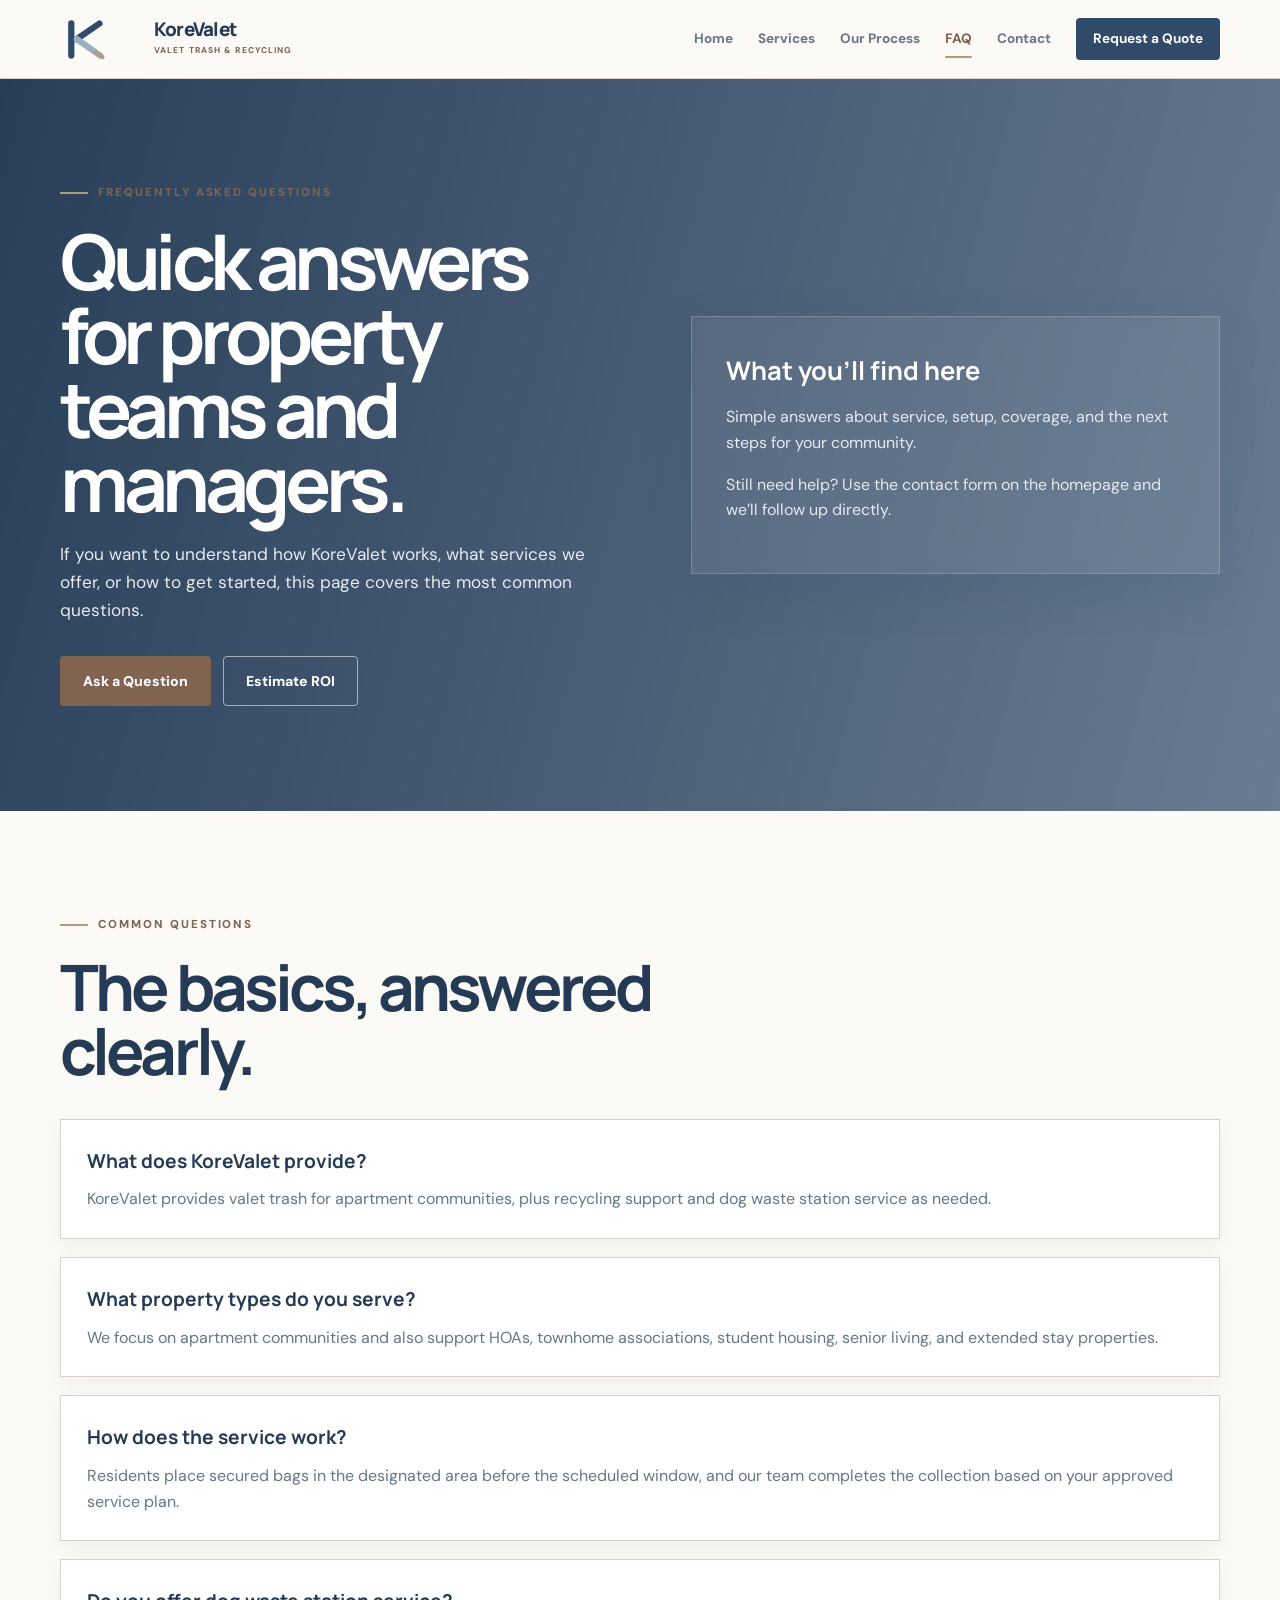
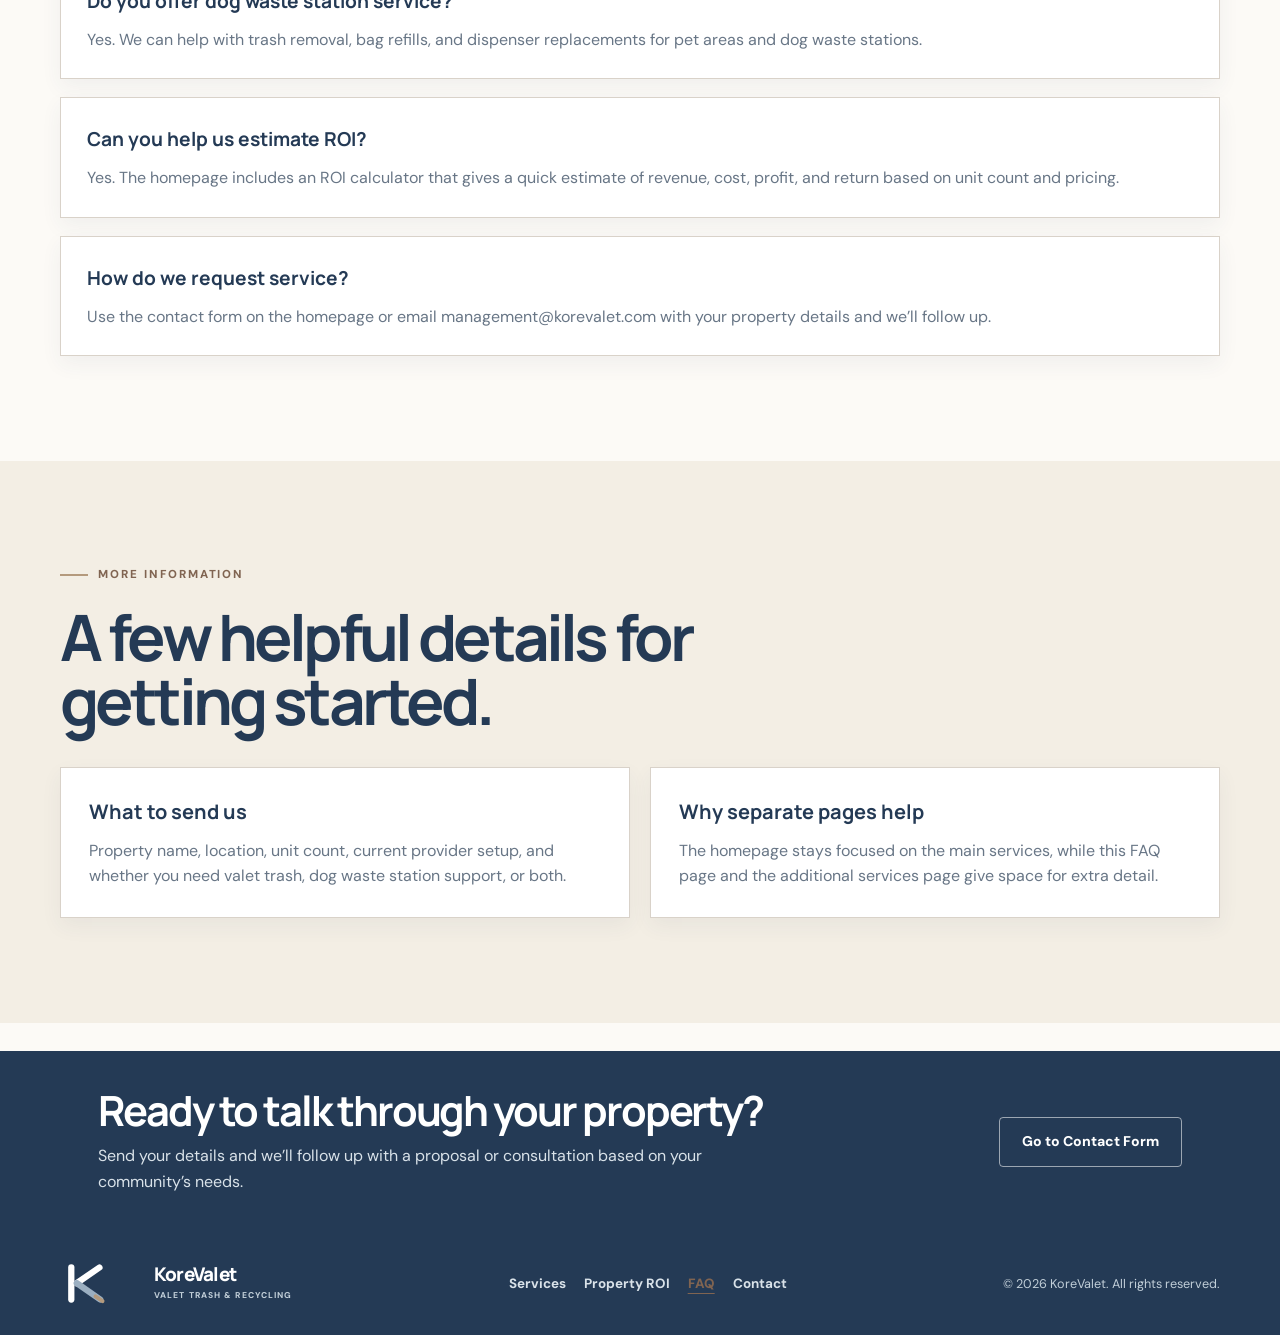
<file: faq.html>
<!DOCTYPE html>
<html lang="en">
<head>
  <meta charset="UTF-8">
  <meta name="viewport" content="width=device-width, initial-scale=1.0">
  <meta name="description" content="Frequently asked questions about KoreValet valet trash, recycling, dog waste station service, and community support in DFW.">
  <title>KoreValet | FAQ</title>

  <link rel="preconnect" href="https://fonts.googleapis.com">
  <link rel="preconnect" href="https://fonts.gstatic.com" crossorigin>
  <link href="https://fonts.googleapis.com/css2?family=DM+Sans:wght@400;500;600;700&family=Manrope:wght@600;700;800&display=swap" rel="stylesheet">

  <style>
    :root {
      --navy: #304a6a;
      --navy-dark: #243a55;
      --steel: #9bafc1;
      --cream: #f3eee4;
      --paper: #fcfaf6;
      --brown: #806451;
      --brown-light: #b49a7d;
      --ink: #26384f;
      --muted: #687686;
      --line: #d9d2c9;
      --white: #ffffff;
      --shadow: 0 18px 45px rgba(48, 74, 106, 0.15);
    }

    * {
      box-sizing: border-box;
      margin: 0;
      padding: 0;
    }

    html {
      scroll-behavior: smooth;
    }

    body {
      background: var(--paper);
      color: var(--ink);
      font-family: "DM Sans", Arial, sans-serif;
      line-height: 1.6;
      overflow-x: hidden;
    }

    a {
      color: inherit;
      text-decoration: none;
    }

    .container {
      margin: 0 auto;
      width: min(1160px, calc(100% - 40px));
    }

    .eyebrow {
      align-items: center;
      color: var(--brown);
      display: flex;
      font-size: 0.72rem;
      font-weight: 800;
      gap: 10px;
      letter-spacing: 0.17em;
      text-transform: uppercase;
    }

    .eyebrow::before {
      background: var(--brown-light);
      content: "";
      height: 2px;
      width: 28px;
    }

    .section-title {
      color: var(--navy-dark);
      font-family: "Manrope", Arial, sans-serif;
      font-size: clamp(2.25rem, 5vw, 4rem);
      letter-spacing: -0.06em;
      line-height: 1;
      max-width: 760px;
    }

    .section-copy {
      color: var(--muted);
      font-size: 1rem;
      max-width: 640px;
    }

    .button {
      align-items: center;
      border: 1px solid transparent;
      border-radius: 4px;
      cursor: pointer;
      display: inline-flex;
      font-size: 0.88rem;
      font-weight: 800;
      justify-content: center;
      min-height: 50px;
      padding: 0 22px;
      transition: 180ms ease;
    }

    .button:hover {
      transform: translateY(-2px);
    }

    .button-primary {
      background: var(--brown);
      color: var(--white);
    }

    .button-primary:hover {
      background: #684d3d;
    }

    .button-light {
      border-color: rgba(255, 255, 255, 0.55);
      color: var(--white);
    }

    .button-light:hover {
      background: var(--white);
      color: var(--navy-dark);
    }

    .button-navy {
      background: var(--navy);
      color: var(--white);
    }

    .button-navy:hover {
      background: var(--navy-dark);
    }

    .site-header {
      background: rgba(252, 250, 246, 0.96);
      border-bottom: 1px solid var(--line);
      position: sticky;
      top: 0;
      z-index: 20;
      backdrop-filter: blur(14px);
    }

    .navigation {
      align-items: center;
      display: flex;
      height: 78px;
      justify-content: space-between;
      position: relative;
    }

    .brand {
      align-items: center;
      display: inline-flex;
      gap: 12px;
    }

    .logo-mark {
      height: 43px;
      width: 82px;
    }

    .brand-name {
      color: var(--navy-dark);
      display: block;
      font-family: "Manrope", Arial, sans-serif;
      font-size: 1.18rem;
      font-weight: 800;
      letter-spacing: -0.04em;
      line-height: 1;
    }

    .brand-subtitle {
      color: var(--brown);
      display: block;
      font-size: 0.53rem;
      font-weight: 800;
      letter-spacing: 0.13em;
      margin-top: 5px;
    }

    .nav-links {
      align-items: center;
      display: flex;
      gap: 25px;
    }

    .nav-links a {
      color: var(--muted);
      font-size: 0.85rem;
      font-weight: 700;
    }

    .nav-links a:hover {
      color: var(--brown);
    }

    .nav-links .nav-cta {
      color: var(--white);
      min-height: 42px;
      padding: 0 16px;
    }

    .menu-button {
      background: transparent;
      border: 0;
      cursor: pointer;
      display: none;
      padding: 8px;
    }

    .menu-button span {
      background: var(--navy-dark);
      display: block;
      height: 2px;
      margin: 5px 0;
      width: 25px;
    }

    .hero {
      background:
        linear-gradient(105deg, rgba(36, 58, 85, 0.98), rgba(48, 74, 106, 0.72)),
        url("https://images.unsplash.com/photo-1460317442991-0ec209397118?auto=format&fit=crop&w=1800&q=90")
        center / cover no-repeat;
      color: var(--white);
      padding: 105px 0;
    }

    .hero-grid {
      align-items: center;
      display: grid;
      gap: 75px;
      grid-template-columns: 1fr 0.95fr;
    }

    .hero h1 {
      font-family: "Manrope", Arial, sans-serif;
      font-size: clamp(3rem, 6vw, 5.4rem);
      letter-spacing: -0.07em;
      line-height: 0.96;
      margin: 22px 0;
      max-width: 680px;
    }

    .hero-copy {
      color: #e4ebf0;
      font-size: 1.08rem;
      max-width: 560px;
    }

    .hero-actions {
      display: flex;
      flex-wrap: wrap;
      gap: 12px;
      margin-top: 32px;
    }

    .hero-panel {
      background: rgba(255, 255, 255, 0.08);
      border: 1px solid rgba(255, 255, 255, 0.18);
      box-shadow: var(--shadow);
      padding: 34px;
      backdrop-filter: blur(10px);
    }

    .hero-panel h2 {
      font-family: "Manrope", Arial, sans-serif;
      font-size: 1.6rem;
      margin-bottom: 12px;
    }

    .hero-panel p {
      color: #e4ebf0;
      margin-bottom: 16px;
    }

    .faq-section {
      padding: 105px 0;
    }

    .faq-grid {
      display: grid;
      gap: 18px;
      margin-top: 36px;
    }

    .faq-item {
      background: var(--white);
      border: 1px solid var(--line);
      box-shadow: 0 8px 20px rgba(48, 74, 106, 0.06);
      padding: 26px;
    }

    .faq-item h3 {
      color: var(--navy-dark);
      font-family: "Manrope", Arial, sans-serif;
      font-size: 1.2rem;
      margin-bottom: 10px;
    }

    .faq-item p {
      color: var(--muted);
    }

    .faq-band {
      background: var(--cream);
      padding: 105px 0;
    }

    .faq-band-grid {
      display: grid;
      gap: 20px;
      grid-template-columns: repeat(2, 1fr);
      margin-top: 34px;
    }

    .faq-band-card {
      background: var(--white);
      border: 1px solid var(--line);
      box-shadow: 0 8px 20px rgba(48, 74, 106, 0.06);
      padding: 28px;
    }

    .faq-band-card h3 {
      color: var(--navy-dark);
      font-family: "Manrope", Arial, sans-serif;
      font-size: 1.25rem;
      margin-bottom: 10px;
    }

    .faq-band-card p {
      color: var(--muted);
    }

    .cta-band {
      background: var(--navy-dark);
      color: var(--white);
      margin-top: 28px;
    }

    .cta-band-inner {
      display: grid;
      gap: 24px;
      grid-template-columns: 1fr auto;
      padding: 38px;
      align-items: center;
    }

    .cta-band h3 {
      font-family: "Manrope", Arial, sans-serif;
      font-size: clamp(1.8rem, 4vw, 2.6rem);
      letter-spacing: -0.05em;
      line-height: 1.02;
      margin-bottom: 12px;
    }

    .cta-band p {
      color: #d9e2e9;
      max-width: 680px;
    }

    .footer {
      background: var(--navy-dark);
      color: var(--white);
      padding: 30px 0;
    }

    .footer-inner {
      align-items: center;
      display: flex;
      gap: 18px;
      justify-content: space-between;
      flex-wrap: wrap;
    }

    .footer .brand-name {
      color: var(--white);
    }

    .footer .brand-subtitle {
      color: #c1ced8;
    }

    .footer p {
      color: #c1ced8;
      font-size: 0.79rem;
    }

    .footer-links {
      display: flex;
      gap: 18px;
      flex-wrap: wrap;
    }

    .footer-links a {
      color: #d9e2e9;
      font-size: 0.84rem;
      font-weight: 700;
    }

    .footer-links a:hover {
      color: var(--white);
    }

    .back-to-top {
      align-items: center;
      background: var(--navy);
      border: 1px solid rgba(255, 255, 255, 0.35);
      border-radius: 50%;
      bottom: 24px;
      box-shadow: var(--shadow);
      color: var(--white);
      cursor: pointer;
      display: flex;
      font-size: 1.35rem;
      height: 48px;
      justify-content: center;
      opacity: 0;
      padding: 0;
      pointer-events: none;
      position: fixed;
      right: 24px;
      transform: translateY(12px);
      transition: opacity 180ms ease, transform 180ms ease, background 180ms ease;
      width: 48px;
      z-index: 30;
    }

    .back-to-top:hover {
      background: var(--brown);
      transform: translateY(0);
    }

    .back-to-top.visible {
      opacity: 1;
      pointer-events: auto;
      transform: translateY(0);
    }

    .nav-links a.active,
    .footer-links a.active {
      color: var(--brown) !important;
      font-weight: 800;
    }

    .nav-links a.active {
      position: relative;
    }

    .nav-links a.active::after {
      content: "";
      position: absolute;
      left: 0;
      right: 0;
      bottom: -8px;
      height: 2px;
      background: var(--brown-light);
      border-radius: 999px;
    }

    .footer-links a.active {
      text-decoration: underline;
      text-underline-offset: 5px;
    }

    @media (max-width: 900px) {
      .hero-grid,
      .faq-band-grid {
        grid-template-columns: 1fr;
      }

      .hero {
        padding: 75px 0 85px;
      }

      .faq-section,
      .faq-band {
        padding: 80px 0;
      }

      .cta-band-inner {
        grid-template-columns: 1fr;
      }
    }

    @media (max-width: 700px) {
      .container {
        width: min(100% - 30px, 1160px);
      }

      .navigation {
        height: 68px;
      }

      .logo-mark {
        height: 37px;
        width: 70px;
      }

      .brand-subtitle {
        font-size: 0.47rem;
      }

      .menu-button {
        display: block;
      }

      .nav-links {
        align-items: stretch;
        background: var(--paper);
        border-bottom: 1px solid var(--line);
        display: none;
        flex-direction: column;
        gap: 0;
        left: 0;
        padding: 10px 15px 18px;
        position: absolute;
        right: 0;
        top: 68px;
      }

      .nav-links.open {
        display: flex;
      }

      .nav-links a {
        padding: 13px 0;
      }

      .nav-links .nav-cta {
        margin-top: 5px;
      }

      .hero h1 {
        font-size: clamp(2.7rem, 14vw, 4rem);
      }

      .footer-inner {
        align-items: start;
        flex-direction: column;
        gap: 18px;
      }

      .back-to-top {
        bottom: 18px;
        height: 44px;
        right: 16px;
        width: 44px;
      }
    }
  </style>
</head>
<body>
  <header class="site-header">
    <div class="container navigation">
      <a class="brand" href="index.html#home" aria-label="KoreValet home">
        <svg class="logo-mark" viewBox="0 0 100 55" fill="none" xmlns="http://www.w3.org/2000/svg" aria-hidden="true">
          <path d="M12 7V48" stroke="#304A6A" stroke-width="8" stroke-linecap="round"/>
          <path d="M19 27L48 7" stroke="#304A6A" stroke-width="8" stroke-linecap="round"/>
          <path d="M19 27L49 48" stroke="#9BAFC1" stroke-width="8" stroke-linecap="round"/>
          <path d="M43 44L52 50" stroke="#B49A7D" stroke-width="5" stroke-linecap="round"/>
        </svg>

        <span>
          <span class="brand-name">KoreValet</span>
          <span class="brand-subtitle">VALET TRASH & RECYCLING</span>
        </span>
      </a>

      <button class="menu-button" id="menuButton" type="button" aria-label="Open navigation" aria-expanded="false">
        <span></span>
        <span></span>
        <span></span>
      </button>

     <nav class="nav-links" id="navLinks">
  <a href="index.html#home">Home</a>
  <a href="index.html#services">Services</a>
  <a href="index.html#process">Our Process</a>
  <a href="faq.html" class="active">FAQ</a>
  <a href="index.html#contact">Contact</a>
  <a class="button button-navy nav-cta" href="index.html#contact">Request a Quote</a>
</nav>
    </div>
  </header>

  <main>
    <section class="hero" id="top">
      <div class="container hero-grid">
        <div>
          <div class="eyebrow">Frequently asked questions</div>
          <h1>Quick answers for property teams and managers.</h1>
          <p class="hero-copy">
            If you want to understand how KoreValet works, what services we offer, or how to get started, this page covers the most common questions.
          </p>

          <div class="hero-actions">
            <a class="button button-primary" href="index.html#contact">Ask a Question</a>
            <a class="button button-light" href="index.html#roi">Estimate ROI</a>
          </div>
        </div>

        <div class="hero-panel">
          <h2>What you’ll find here</h2>
          <p>Simple answers about service, setup, coverage, and the next steps for your community.</p>
          <p>Still need help? Use the contact form on the homepage and we’ll follow up directly.</p>
        </div>
      </div>
    </section>

    <section class="faq-section">
      <div class="container">
        <div class="eyebrow">Common questions</div>
        <h2 class="section-title" style="margin-top: 20px;">The basics, answered clearly.</h2>

        <div class="faq-grid">
          <article class="faq-item">
            <h3>What does KoreValet provide?</h3>
            <p>
              KoreValet provides valet trash for apartment communities, plus recycling support and dog waste station service as needed.
            </p>
          </article>

          <article class="faq-item">
            <h3>What property types do you serve?</h3>
            <p>
              We focus on apartment communities and also support HOAs, townhome associations, student housing, senior living, and extended stay properties.
            </p>
          </article>

          <article class="faq-item">
            <h3>How does the service work?</h3>
            <p>
              Residents place secured bags in the designated area before the scheduled window, and our team completes the collection based on your approved service plan.
            </p>
          </article>

          <article class="faq-item">
            <h3>Do you offer dog waste station service?</h3>
            <p>
              Yes. We can help with trash removal, bag refills, and dispenser replacements for pet areas and dog waste stations.
            </p>
          </article>

          <article class="faq-item">
            <h3>Can you help us estimate ROI?</h3>
            <p>
              Yes. The homepage includes an ROI calculator that gives a quick estimate of revenue, cost, profit, and return based on unit count and pricing.
            </p>
          </article>

          <article class="faq-item">
            <h3>How do we request service?</h3>
            <p>
              Use the contact form on the homepage or email management@korevalet.com with your property details and we’ll follow up.
            </p>
          </article>
        </div>
      </div>
    </section>

    <section class="faq-band">
      <div class="container">
        <div class="eyebrow">More information</div>
        <h2 class="section-title" style="margin-top: 20px;">A few helpful details for getting started.</h2>

        <div class="faq-band-grid">
          <div class="faq-band-card">
            <h3>What to send us</h3>
            <p>
              Property name, location, unit count, current provider setup, and whether you need valet trash, dog waste station support, or both.
            </p>
          </div>

          <div class="faq-band-card">
            <h3>Why separate pages help</h3>
            <p>
              The homepage stays focused on the main services, while this FAQ page and the additional services page give space for extra detail.
            </p>
          </div>
        </div>
      </div>
    </section>

    <section class="cta-band">
      <div class="container cta-band-inner">
        <div>
          <h3>Ready to talk through your property?</h3>
          <p>
            Send your details and we’ll follow up with a proposal or consultation based on your community’s needs.
          </p>
        </div>

        <a class="button button-light" href="index.html#contact">Go to Contact Form</a>
      </div>
    </section>
  </main>

  <button class="back-to-top" id="backToTop" type="button" aria-label="Back to top" title="Back to top">
    <span aria-hidden="true">&#8593;</span>
  </button>

  <footer class="footer">
    <div class="container footer-inner">
      <a class="brand" href="index.html#home" aria-label="KoreValet home">
        <svg class="logo-mark" viewBox="0 0 100 55" fill="none" xmlns="http://www.w3.org/2000/svg" aria-hidden="true">
          <path d="M12 7V48" stroke="#FFFFFF" stroke-width="8" stroke-linecap="round"/>
          <path d="M19 27L48 7" stroke="#FFFFFF" stroke-width="8" stroke-linecap="round"/>
          <path d="M19 27L49 48" stroke="#9BAFC1" stroke-width="8" stroke-linecap="round"/>
          <path d="M43 44L52 50" stroke="#B49A7D" stroke-width="5" stroke-linecap="round"/>
        </svg>

        <span>
          <span class="brand-name">KoreValet</span>
          <span class="brand-subtitle">VALET TRASH & RECYCLING</span>
        </span>
      </a>

     <div class="footer-links">
  <a href="index.html#services">Services</a>
  <a href="index.html#roi">Property ROI</a>
  <a href="faq.html" class="active">FAQ</a>
  <a href="index.html#contact">Contact</a>
</div>

      <p>&copy; 2026 KoreValet. All rights reserved.</p>
    </div>
  </footer>

  <script>
    const menuButton = document.getElementById("menuButton");
    const navLinks = document.getElementById("navLinks");
    const backToTop = document.getElementById("backToTop");

    if (menuButton && navLinks) {
      menuButton.addEventListener("click", () => {
        const isOpen = navLinks.classList.toggle("open");
        menuButton.setAttribute("aria-expanded", String(isOpen));
      });

      navLinks.querySelectorAll("a").forEach((link) => {
        link.addEventListener("click", () => {
          navLinks.classList.remove("open");
          menuButton.setAttribute("aria-expanded", "false");
        });
      });
    }

    if (backToTop) {
      window.addEventListener("scroll", () => {
        if (window.scrollY > 450) {
          backToTop.classList.add("visible");
        } else {
          backToTop.classList.remove("visible");
        }
      });

      backToTop.addEventListener("click", () => {
        window.scrollTo({
          top: 0,
          behavior: "smooth"
        });
      });
    }

    const currentPage = window.location.pathname.split("/").pop() || "faq.html";

    document.querySelectorAll(".nav-links a, .footer-links a").forEach((link) => {
      const href = link.getAttribute("href") || "";

      if (currentPage === "faq.html" && href === "faq.html") {
        link.classList.add("active");
      }
    });
  </script>
</body>
</html>
</file>
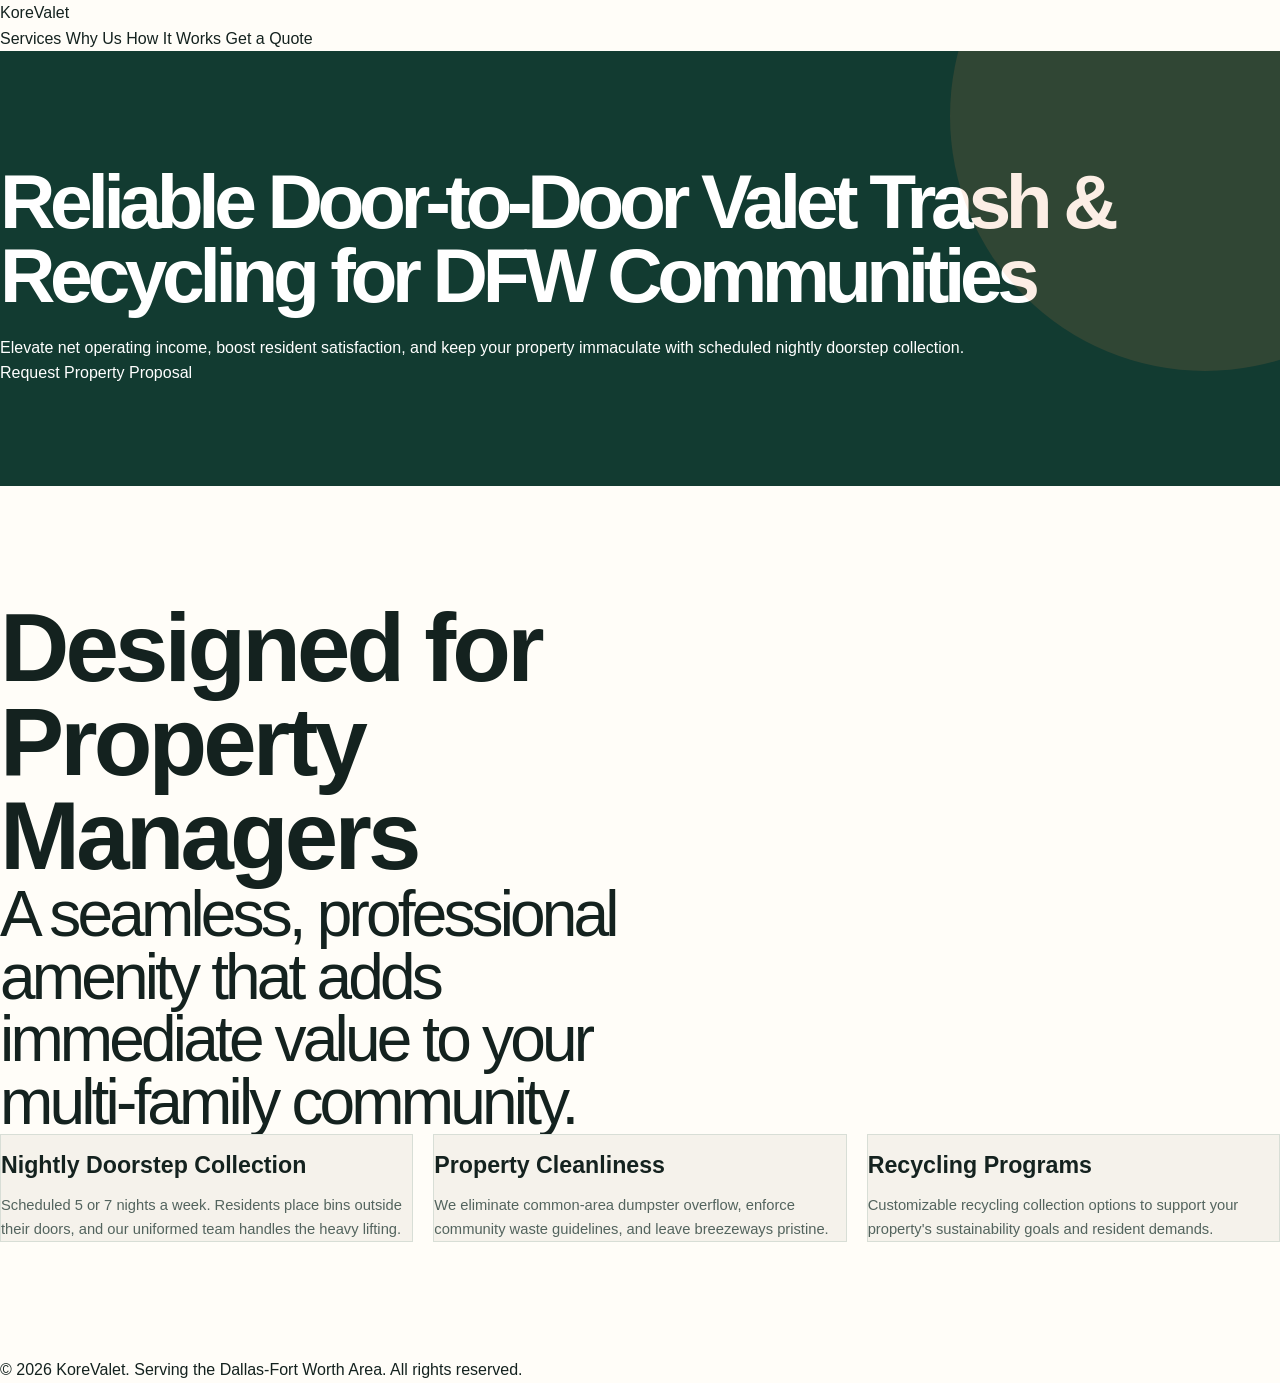
<file: gemini-code-1784659958673.html>
<!DOCTYPE html>
<html lang="en">
<head>
    <meta charset="UTF-8">
    <meta name="viewport" content="width=device-width, initial-scale=1.0">
    <title>KoreValet | Premium Valet Trash Service in DFW</title>
    <link rel="stylesheet" href="style.css">
</head>
<body>
    <!-- Header Navigation -->
    <header>
        <div class="logo">KoreValet</div>
        <nav>
            <a href="#services">Services</a>
            <a href="#benefits">Why Us</a>
            <a href="#process">How It Works</a>
            <a href="#contact" class="btn-quote">Get a Quote</a>
        </nav>
    </header>

    <!-- Hero Section -->
    <section class="hero" id="home">
        <div class="hero-content">
            <h1>Reliable Door-to-Door Valet Trash & Recycling for DFW Communities</h1>
            <p>Elevate net operating income, boost resident satisfaction, and keep your property immaculate with scheduled nightly doorstep collection.</p>
            <div class="hero-buttons">
                <a href="#contact" class="btn-primary">Request Property Proposal</a>
            </div>
        </div>
    </section>

    <!-- Services Overview -->
    <section class="services" id="services">
        <div class="section-title">
            <h2>Designed for Property Managers</h2>
            <p>A seamless, professional amenity that adds immediate value to your multi-family community.</p>
        </div>
        <div class="services-grid">
            <div class="service-card">
                <h3>Nightly Doorstep Collection</h3>
                <p>Scheduled 5 or 7 nights a week. Residents place bins outside their doors, and our uniformed team handles the heavy lifting.</p>
            </div>
            <div class="service-card">
                <h3>Property Cleanliness</h3>
                <p>We eliminate common-area dumpster overflow, enforce community waste guidelines, and leave breezeways pristine.</p>
            </div>
            <div class="service-card">
                <h3>Recycling Programs</h3>
                <p>Customizable recycling collection options to support your property's sustainability goals and resident demands.</p>
            </div>
        </div>
    </section>

    <!-- Footer -->
    <footer>
        <p>&copy; 2026 KoreValet. Serving the Dallas-Fort Worth Area. All rights reserved.</p>
    </footer>
</body>
</html>
</file>
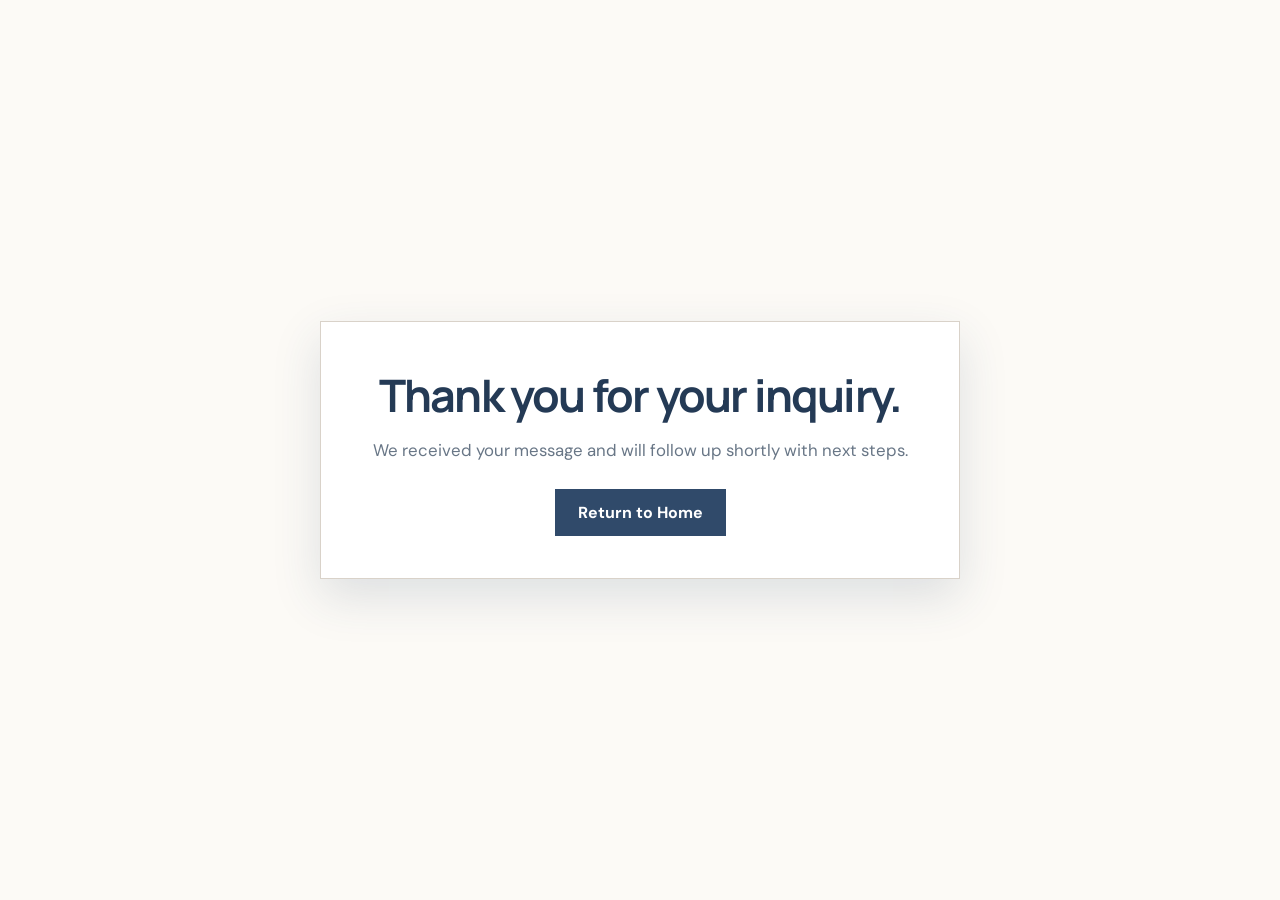
<file: thank-you.html>
<!DOCTYPE html>
<html lang="en">
<head>
  <meta charset="UTF-8">
  <meta name="viewport" content="width=device-width, initial-scale=1.0">
  <title>Thank You | KoreValet</title>
  <meta name="description" content="Thank you for contacting KoreValet.">

  <link rel="preconnect" href="https://fonts.googleapis.com">
  <link rel="preconnect" href="https://fonts.gstatic.com" crossorigin>
  <link href="https://fonts.googleapis.com/css2?family=DM+Sans:wght@400;500;700&family=Manrope:wght@700;800&display=swap" rel="stylesheet">

  <style>
    :root {
      --navy-dark: #243a55;
      --navy: #304a6a;
      --paper: #fcfaf6;
      --brown: #806451;
      --line: #d9d2c9;
      --white: #ffffff;
      --shadow: 0 18px 45px rgba(48, 74, 106, 0.15);
      --muted: #687686;
    }

    * {
      box-sizing: border-box;
      margin: 0;
      padding: 0;
    }

    body {
      align-items: center;
      background: var(--paper);
      color: var(--navy-dark);
      display: flex;
      font-family: "DM Sans", Arial, sans-serif;
      justify-content: center;
      min-height: 100vh;
      padding: 24px;
    }

    .card {
      background: var(--white);
      border: 1px solid var(--line);
      box-shadow: var(--shadow);
      max-width: 640px;
      padding: 42px 34px;
      text-align: center;
      width: 100%;
    }

    h1 {
      font-family: "Manrope", Arial, sans-serif;
      font-size: clamp(2rem, 5vw, 2.8rem);
      letter-spacing: -0.04em;
      margin-bottom: 12px;
    }

    p {
      color: var(--muted);
      font-size: 1.05rem;
      line-height: 1.65;
      margin-bottom: 24px;
    }

    .btn {
      background: var(--navy);
      border: 1px solid transparent;
      color: var(--white);
      display: inline-block;
      font-weight: 700;
      min-height: 46px;
      padding: 12px 22px;
      text-decoration: none;
      transition: 180ms ease;
    }

    .btn:hover {
      background: var(--brown);
    }
  </style>
</head>
<body>
  <main class="card">
    <h1>Thank you for your inquiry.</h1>
    <p>
      We received your message and will follow up shortly with next steps.
    </p>
    <a class="btn" href="./">Return to Home</a>
  </main>
</body>
</html>
</file>
<file: style.css>
:root {
  --forest: #123b31;
  --green: #1f604b;
  --orange: #e8844a;
  --cream: #f5f2eb;
  --paper: #fffdf8;
  --ink: #14221f;
  --muted: #53645e;
  --mint: #dcebe1;
  --line: #d8ded6;
  --white: #ffffff;
  --shadow: 0 22px 55px rgba(20, 34, 31, 0.14);
}

* {
  box-sizing: border-box;
  margin: 0;
  padding: 0;
}

html {
  scroll-behavior: smooth;
}

body {
  background: var(--paper);
  color: var(--ink);
  font-family: "DM Sans", Arial, sans-serif;
  line-height: 1.6;
  overflow-x: hidden;
}

img {
  display: block;
  max-width: 100%;
}

a {
  color: inherit;
  text-decoration: none;
}

button,
input,
select,
textarea {
  font: inherit;
}

.container {
  margin: 0 auto;
  width: min(1160px, calc(100% - 40px));
}

.eyebrow {
  align-items: center;
  color: var(--orange);
  display: flex;
  font-size: 0.74rem;
  font-weight: 700;
  gap: 10px;
  letter-spacing: 0.16em;
  text-transform: uppercase;
}

.eyebrow::before {
  background: var(--orange);
  content: "";
  height: 2px;
  width: 28px;
}

.section-title {
  font-family: "Space Grotesk", Arial, sans-serif;
  font-size: clamp(2.3rem, 5vw, 4.4rem);
  letter-spacing: -0.06em;
  line-height: 0.98;
  max-width: 700px;
}

.section-copy {
  color: var(--muted);
  font-size: 1.04rem;
  max-width: 590px;
}

.button {
  align-items: center;
  border: 1px solid transparent;
  border-radius: 5px;
  cursor: pointer;
  display: inline-flex;
  font-size: 0.9rem;
  font-weight: 700;
  justify-content: center;
  min-height: 50px;
  padding: 0 22px;
  transition: 180ms ease;
}

.button:hover {
  transform: translateY(-2px);
}

.button-primary {
  background: var(--orange);
  color: var(--white);
}

.button-primary:hover {
  background: #c96b37;
}

.button-dark {
  background: var(--forest);
  color: var(--white);
}

.button-dark:hover {
  background: var(--green);
}

.button-light {
  border-color: rgba(255, 255, 255, 0.5);
  color: var(--white);
}

.button-light:hover {
  background: var(--white);
  color: var(--forest);
}

/* Header */

.site-header {
  background: rgba(255, 253, 248, 0.96);
  border-bottom: 1px solid var(--line);
  position: sticky;
  top: 0;
  z-index: 50;
  backdrop-filter: blur(12px);
}

.nav {
  align-items: center;
  display: flex;
  height: 78px;
  justify-content: space-between;
  position: relative;
}

.brand {
  align-items: center;
  display: inline-flex;
  gap: 12px;
}

.brand-mark {
  align-items: center;
  background: var(--forest);
  color: var(--white);
  display: flex;
  font-family: "Space Grotesk", Arial, sans-serif;
  font-size: 1.45rem;
  font-weight: 700;
  height: 42px;
  justify-content: center;
  position: relative;
  width: 42px;
}

.brand-mark::after {
  background: var(--orange);
  bottom: 0;
  content: "";
  height: 5px;
  left: 0;
  position: absolute;
  width: 100%;
}

.brand-name {
  display: block;
  font-family: "Space Grotesk", Arial, sans-serif;
  font-size: 1.2rem;
  font-weight: 700;
  letter-spacing: 0.05em;
  line-height: 1;
}

.brand-subtitle {
  color: var(--muted);
  display: block;
  font-size: 0.57rem;
  font-weight: 700;
  letter-spacing: 0.13em;
  margin-top: 5px;
}

.nav-links {
  align-items: center;
  display: flex;
  gap: 26px;
}

.nav-links a {
  color: var(--muted);
  font-size: 0.86rem;
  font-weight: 600;
}

.nav-links a:hover {
  color: var(--orange);
}

.nav-links .nav-cta {
  color: var(--white);
  min-height: 42px;
  padding: 0 17px;
}

.menu-button {
  background: transparent;
  border: 0;
  cursor: pointer;
  display: none;
  padding: 8px;
}

.menu-button span {
  background: var(--ink);
  display: block;
  height: 2px;
  margin: 5px 0;
  width: 25px;
}

/* Hero */

.hero {
  background: var(--forest);
  color: var(--white);
  overflow: hidden;
  padding: 92px 0 100px;
  position: relative;
}

.hero::after {
  background: var(--orange);
  border-radius: 50%;
  content: "";
  height: 510px;
  opacity: 0.14;
  position: absolute;
  right: -180px;
  top: -190px;
  width: 510px;
}

.hero-grid {
  align-items: center;
  display: grid;
  gap: 70px;
  grid-template-columns: 0.95fr 1.05fr;
  position: relative;
  z-index: 1;
}

.hero h1 {
  font-family: "Space Grotesk", Arial, sans-serif;
  font-size: clamp(3rem, 6vw, 5.7rem);
  letter-spacing: -0.07em;
  line-height: 0.96;
  margin: 22px 0;
}

.hero-copy {
  color: #c9dbd2;
  font-size: 1.08rem;
  max-width: 490px;
}

.hero-actions {
  display: flex;
  flex-wrap: wrap;
  gap: 12px;
  margin-top: 32px;
}

.hero-image-wrap {
  position: relative;
}

.hero-image-wrap::before {
  border: 1px solid rgba(255, 255, 255, 0.28);
  content: "";
  height: 100%;
  left: -14px;
  position: absolute;
  top: 14px;
  width: 100%;
}

.hero-image {
  aspect-ratio: 4 / 4.5;
  object-fit: cover;
  position: relative;
  width: 100%;
  z-index: 1;
}

.hero-stamp {
  background: var(--orange);
  bottom: 24px;
  color: var(--white);
  font-size: 0.7rem;
  font-weight: 700;
  letter-spacing: 0.1em;
  padding: 14px 17px;
  position: absolute;
  right: -20px;
  text-transform: uppercase;
  transform: rotate(-4deg);
  z-index: 2;
}

/* Shared sections */

.stats {
  background: var(--cream);
  border-bottom: 1px solid var(--line);
  border-top: 1px solid var(--line);
  padding: 25px 0;
}

.stats-grid {
  display: grid;
  gap: 24px;
  grid-template-columns: repeat(3, 1fr);
}

.stat {
  align-items: center;
  display: flex;
  gap: 15px;
}

.stat strong {
  color: var(--green);
  font-family: "Space Grotesk", Arial, sans-serif;
  font-size: 1.6rem;
}

.stat span {
  color: var(--muted);
  font-size: 0.85rem;
  line-height: 1.25;
}

.services {
  padding: 115px 0;
}

.services-header {
  align-items: end;
  display: flex;
  gap: 35px;
  justify-content: space-between;
  margin-bottom: 48px;
}

.services-grid {
  display: grid;
  gap: 20px;
  grid-template-columns: repeat(3, 1fr);
}

.service-card {
  background: var(--cream);
  border: 1px solid var(--line);
  overflow: hidden;
  transition: 220ms ease;
}

.service-card:hover {
  box-shadow: var(--shadow);
  transform: translateY(-7px);
}

.service-card img {
  height: 220px;
  object-fit: cover;
  width: 100%;
}

.service-content {
  padding: 27px;
}

.service-number {
  color: var(--orange);
  font-family: "Space Grotesk", Arial, sans-serif;
  font-size: 0.85rem;
  font-weight: 700;
}

.service-card h3 {
  font-family: "Space Grotesk", Arial, sans-serif;
  font-size: 1.45rem;
  margin: 12px 0 10px;
}

.service-card p {
  color: var(--muted);
  font-size: 0.92rem;
}

.process {
  background: var(--mint);
  padding: 110px 0;
}

.process-grid {
  display: grid;
  gap: 55px;
  grid-template-columns: 0.8fr 1.2fr;
}

.process-list {
  border-top: 1px solid rgba(20, 34, 31, 0.2);
  margin-top: 10px;
}

.process-item {
  border-bottom: 1px solid rgba(20, 34, 31, 0.2);
  display: grid;
  gap: 20px;
  grid-template-columns: 45px 1fr;
  padding: 25px 0;
}

.process-number {
  color: var(--orange);
  font-family: "Space Grotesk", Arial, sans-serif;
  font-size: 1.2rem;
  font-weight: 700;
}

.process-item h3 {
  font-family: "Space Grotesk", Arial, sans-serif;
  font-size: 1.25rem;
  margin-bottom: 5px;
}

.process-item p {
  color: var(--muted);
  font-size: 0.92rem;
}

/* Page hero */

.page-hero {
  background: var(--forest);
  color: var(--white);
  padding: 80px 0;
}

.page-hero h1 {
  font-family: "Space Grotesk", Arial, sans-serif;
  font-size: clamp(2.8rem, 6vw, 5rem);
  letter-spacing: -0.06em;
  line-height: 1;
  margin: 22px 0;
  max-width: 760px;
}

.page-hero p {
  color: #c9dbd2;
  font-size: 1.08rem;
  max-width: 610px;
}

/* Calculator */

.calculator-section {
  padding: 115px 0;
}

.calculator-grid {
  align-items: start;
  display: grid;
  gap: 70px;
  grid-template-columns: 0.75fr 1.25fr;
}

.calculator-intro .section-title {
  margin: 20px 0;
}

.calculator-note {
  border-left: 3px solid var(--orange);
  color: var(--muted);
  font-size: 0.87rem;
  margin-top: 30px;
  padding-left: 15px;
}

.calculator {
  background: var(--forest);
  color: var(--white);
  padding: 36px;
}

.calculator h2 {
  font-family: "Space Grotesk", Arial, sans-serif;
  font-size: 1.65rem;
  margin-bottom: 26px;
}

.field {
  margin-bottom: 20px;
}

.field label {
  color: #d3e2da;
  display: block;
  font-size: 0.85rem;
  font-weight: 600;
  margin-bottom: 8px;
}

.field input,
.field select,
.field textarea {
  background: var(--white);
  border: 1px solid transparent;
  border-radius: 4px;
  color: var(--ink);
  min-height: 48px;
  padding: 12px 13px;
  width: 100%;
}

.field input:focus,
.field select:focus,
.field textarea:focus {
  border-color: var(--orange);
  outline: 3px solid rgba(232, 132, 74, 0.25);
}

.range-row {
  align-items: center;
  display: flex;
  gap: 15px;
}

.range-row input[type="range"] {
  accent-color: var(--orange);
  flex: 1;
  min-height: auto;
  padding: 0;
}

.range-value {
  background: var(--orange);
  border-radius: 4px;
  font-family: "Space Grotesk", Arial, sans-serif;
  font-weight: 700;
  min-width: 55px;
  padding: 8px;
  text-align: center;
}

.results {
  border-top: 1px solid rgba(255, 255, 255, 0.2);
  display: grid;
  gap: 14px;
  grid-template-columns: repeat(2, 1fr);
  margin-top: 28px;
  padding-top: 24px;
}

.result {
  background: rgba(255, 255, 255, 0.08);
  padding: 15px;
}

.result span {
  color: #b4cbc0;
  display: block;
  font-size: 0.73rem;
  margin-bottom: 4px;
}

.result strong {
  font-family: "Space Grotesk", Arial, sans-serif;
  font-size: 1.35rem;
}

.result.highlight strong {
  color: #ffad7b;
}

/* Contact */

.contact {
  background: var(--cream);
  padding: 115px 0;
}

.contact-grid {
  display: grid;
  gap: 70px;
  grid-template-columns: 0.8fr 1.2fr;
}

.contact-copy .section-title {
  margin: 20px 0;
}

.contact-details {
  border-top: 1px solid var(--line);
  margin-top: 35px;
  padding-top: 25px;
}

.contact-details p {
  color: var(--muted);
  font-size: 0.92rem;
  margin-bottom: 9px;
}

.contact-details a {
  color: var(--green);
  font-weight: 700;
}

.contact-form {
  background: var(--white);
  box-shadow: var(--shadow);
  padding: 36px;
}

.form-row {
  display: grid;
  gap: 16px;
  grid-template-columns: 1fr 1fr;
}

.contact-form .field label {
  color: var(--ink);
}

.contact-form textarea {
  min-height: 125px;
  resize: vertical;
}

.contact-form .button {
  border: 0;
  width: 100%;
}

/* Footer */

.footer {
  background: var(--ink);
  color: var(--white);
  padding: 30px 0;
}

.footer-inner {
  align-items: center;
  display: flex;
  justify-content: space-between;
}

.footer p {
  color: #9eafaa;
  font-size: 0.8rem;
}

/* Responsive */

@media (max-width: 900px) {
  .hero-grid,
  .process-grid,
  .calculator-grid,
  .contact-grid {
    grid-template-columns: 1fr;
  }

  .hero {
    padding: 70px 0 85px;
  }

  .hero-image-wrap {
    max-width: 590px;
  }

  .services,
  .process,
  .calculator-section,
  .contact {
    padding: 80px 0;
  }

  .calculator-grid,
  .contact-grid {
    gap: 42px;
  }
}

@media (max-width: 700px) {
  .container {
    width: min(100% - 30px, 1160px);
  }

  .nav {
    height: 68px;
  }

  .menu-button {
    display: block;
  }

  .nav-links {
    align-items: stretch;
    background: var(--paper);
    border-bottom: 1px solid var(--line);
    display: none;
    flex-direction: column;
    gap: 0;
    left: 0;
    padding: 10px 15px 18px;
    position: absolute;
    right: 0;
    top: 68px;
  }

  .nav-links.open {
    display: flex;
  }

  .nav-links a {
    padding: 13px 0;
  }

  .nav-links .nav-cta {
    margin-top: 5px;
  }

  .hero h1 {
    font-size: clamp(2.7rem, 14vw, 4rem);
  }

  .hero-stamp {
    bottom: 13px;
    right: 10px;
  }

  .stats-grid,
  .services-grid {
    grid-template-columns: 1fr;
  }

  .stat {
    border-bottom: 1px solid var(--line);
    padding-bottom: 16px;
  }

  .stat:last-child {
    border-bottom: 0;
    padding-bottom: 0;
  }

  .services-header {
    align-items: start;
    flex-direction: column;
    margin-bottom: 30px;
  }

  .calculator,
  .contact-form {
    padding: 24px;
  }

  .form-row,
  .results {
    grid-template-columns: 1fr;
  }

  .footer-inner {
    align-items: start;
    flex-direction: column;
    gap: 18px;
  }
}
</file>
